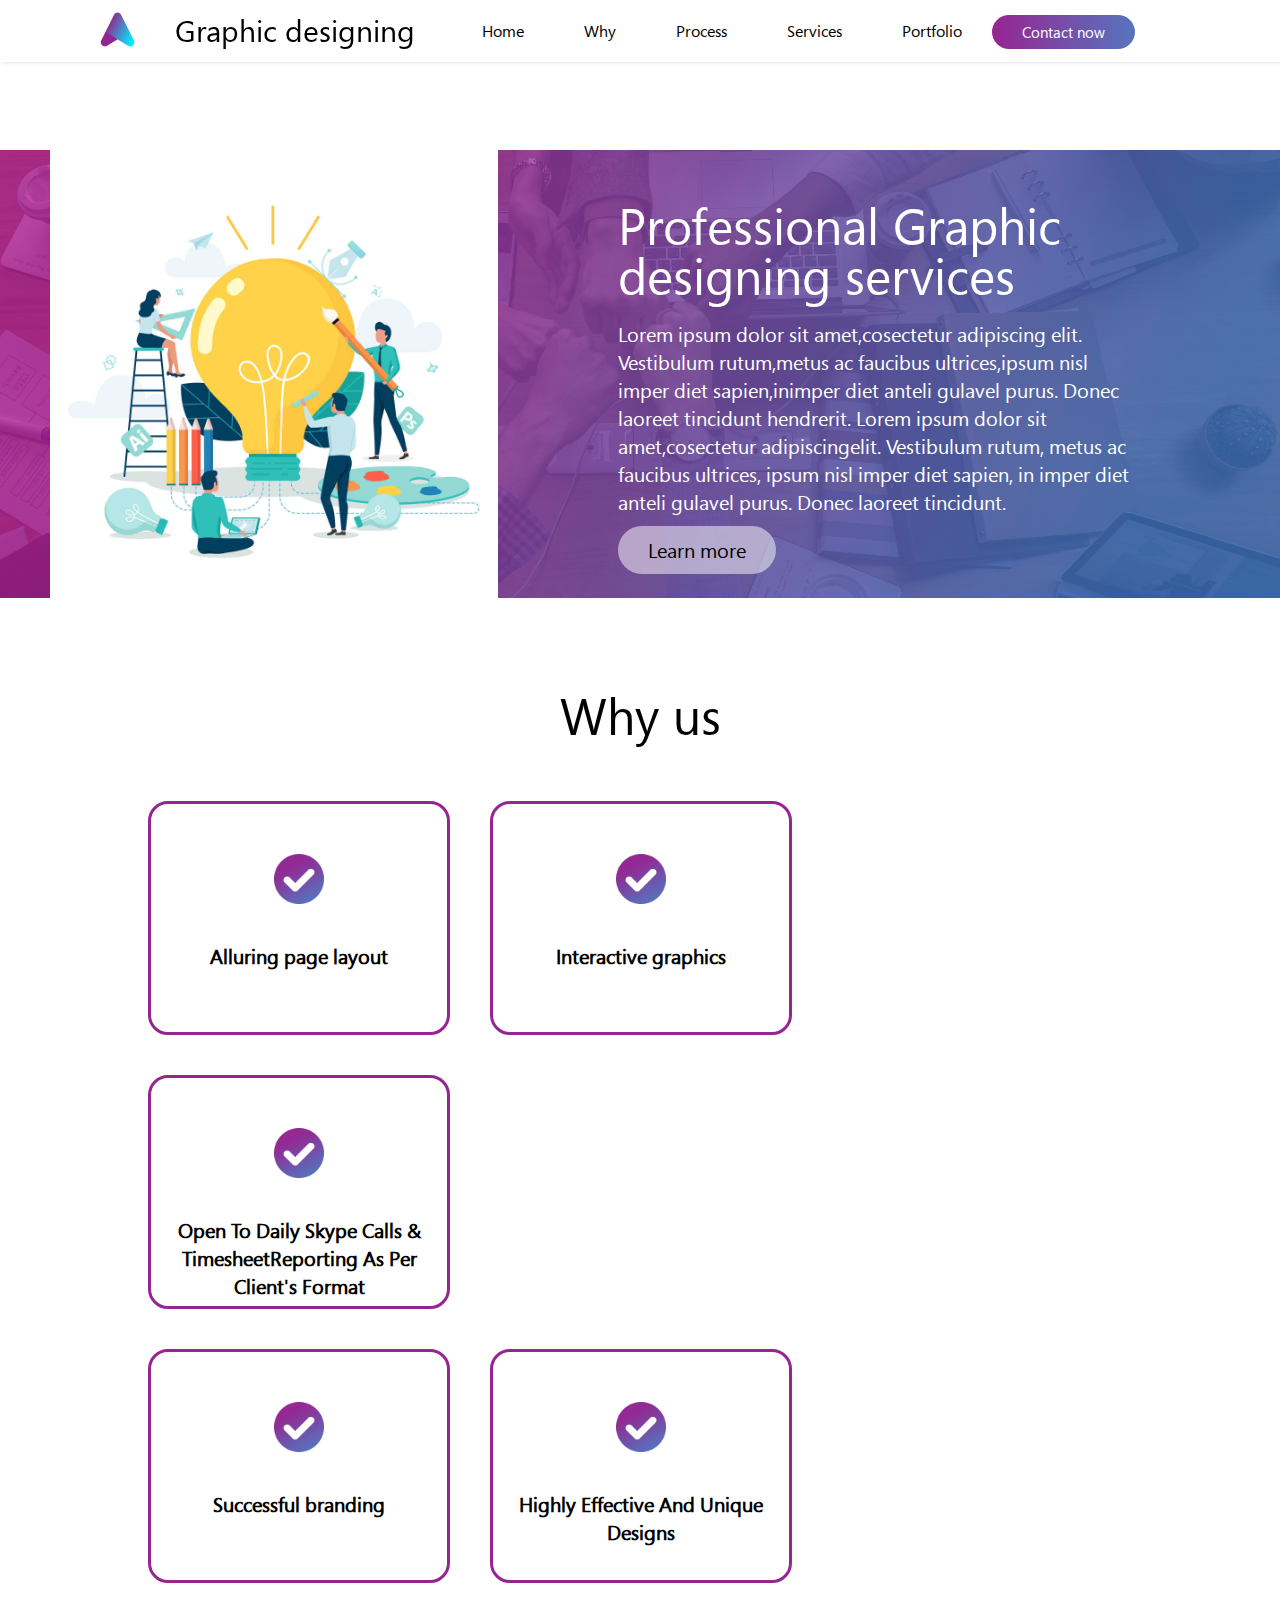
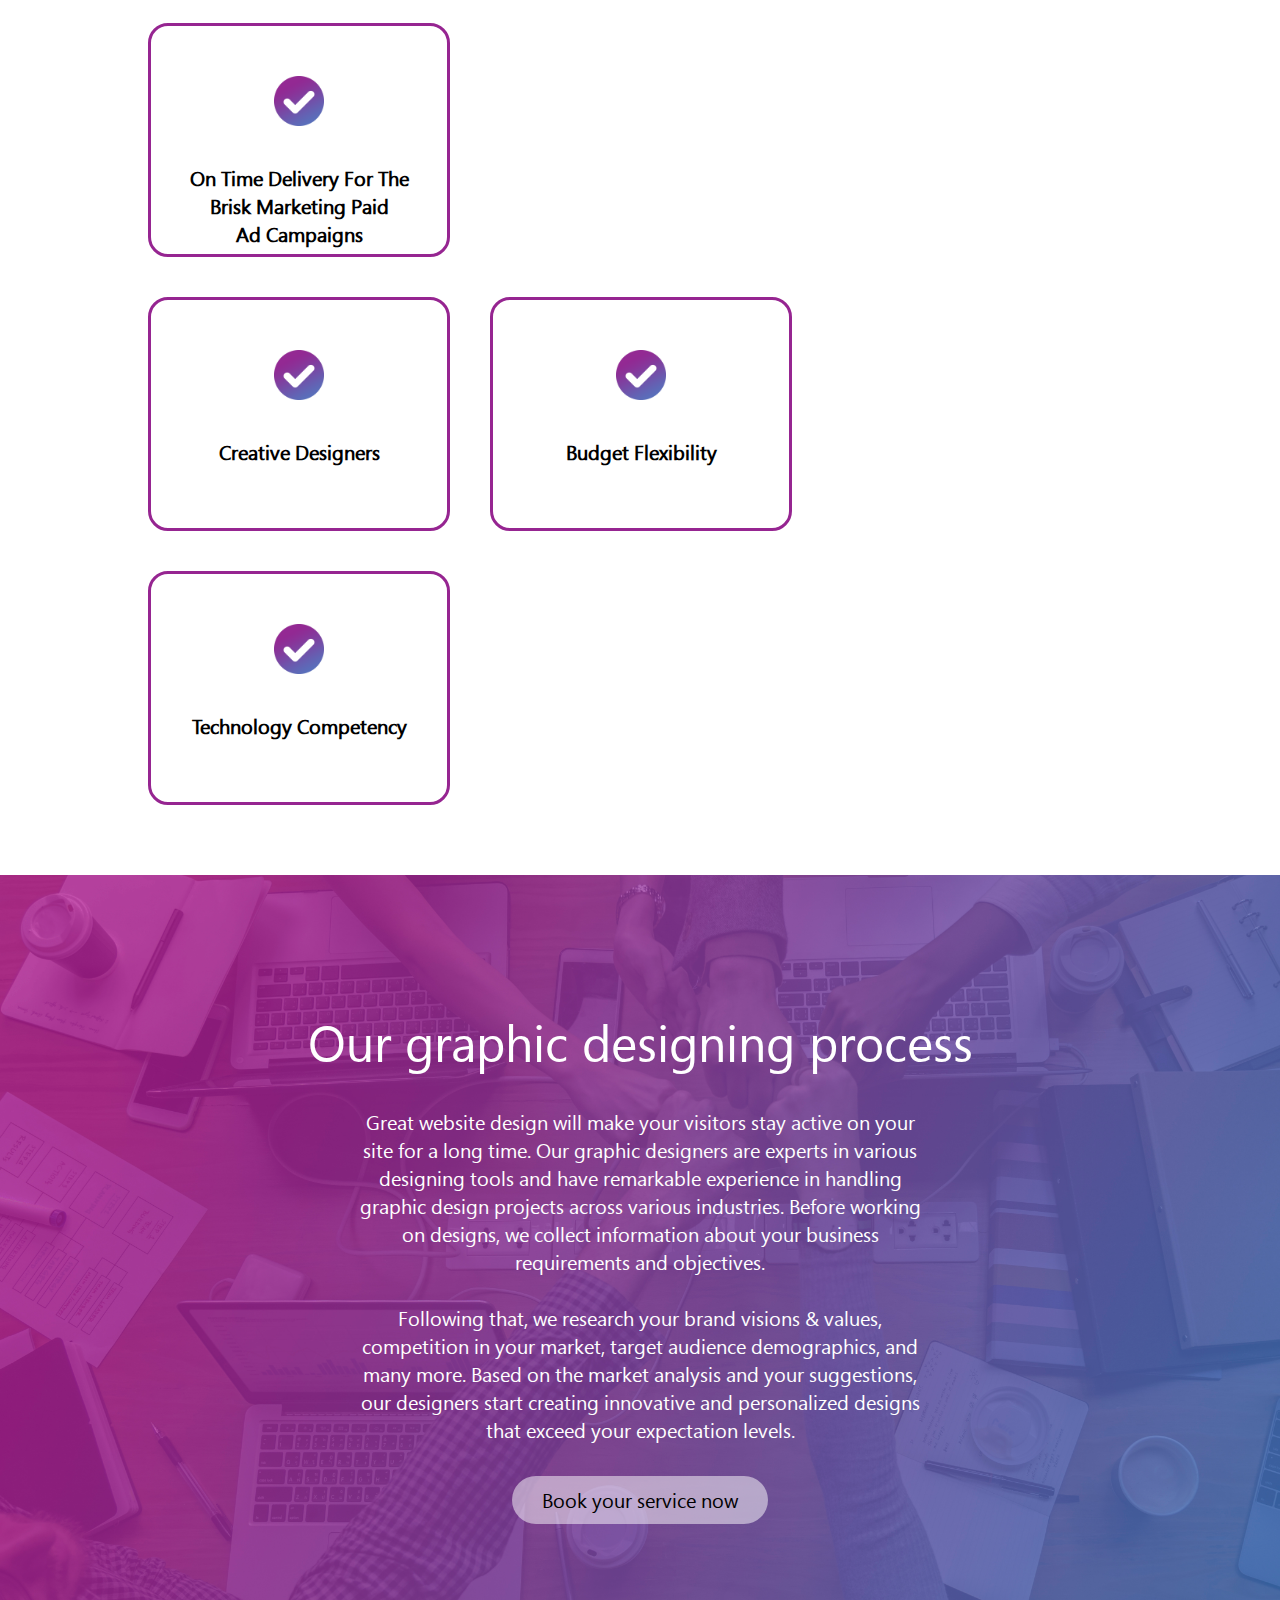
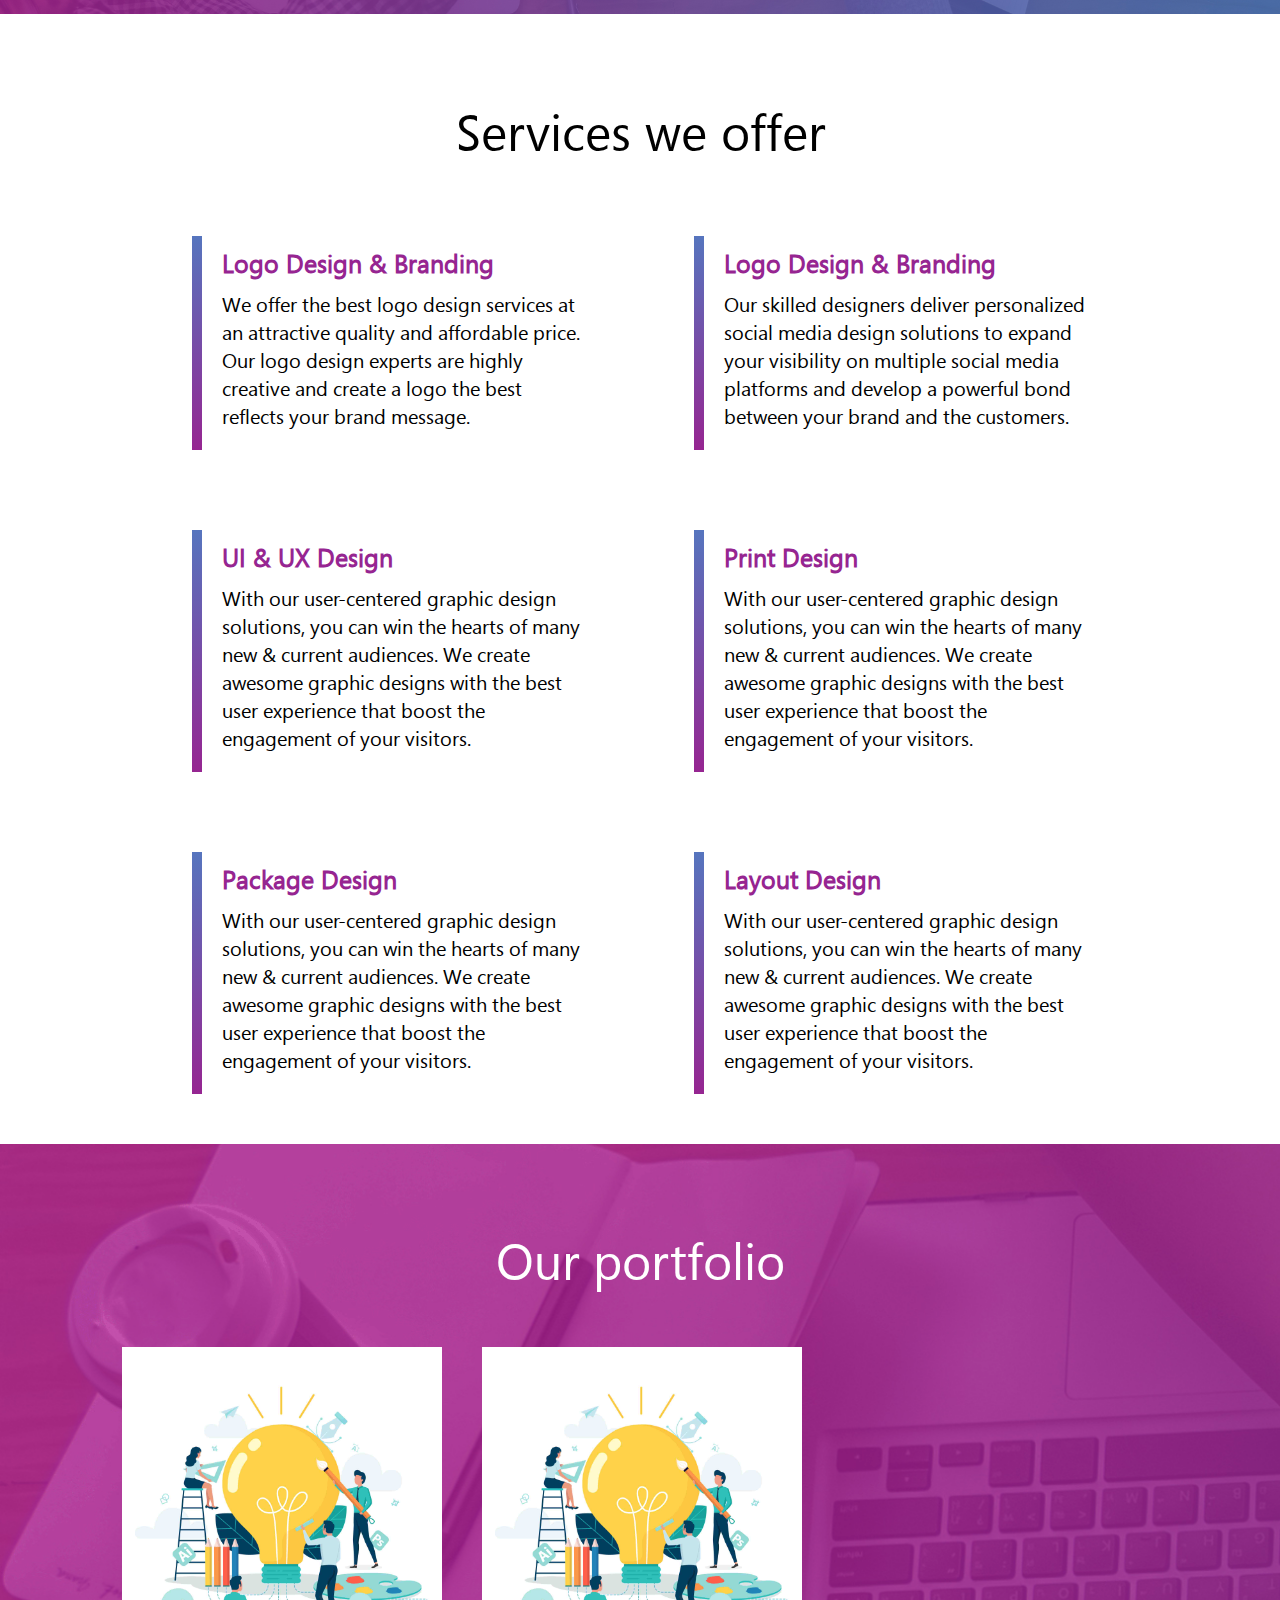
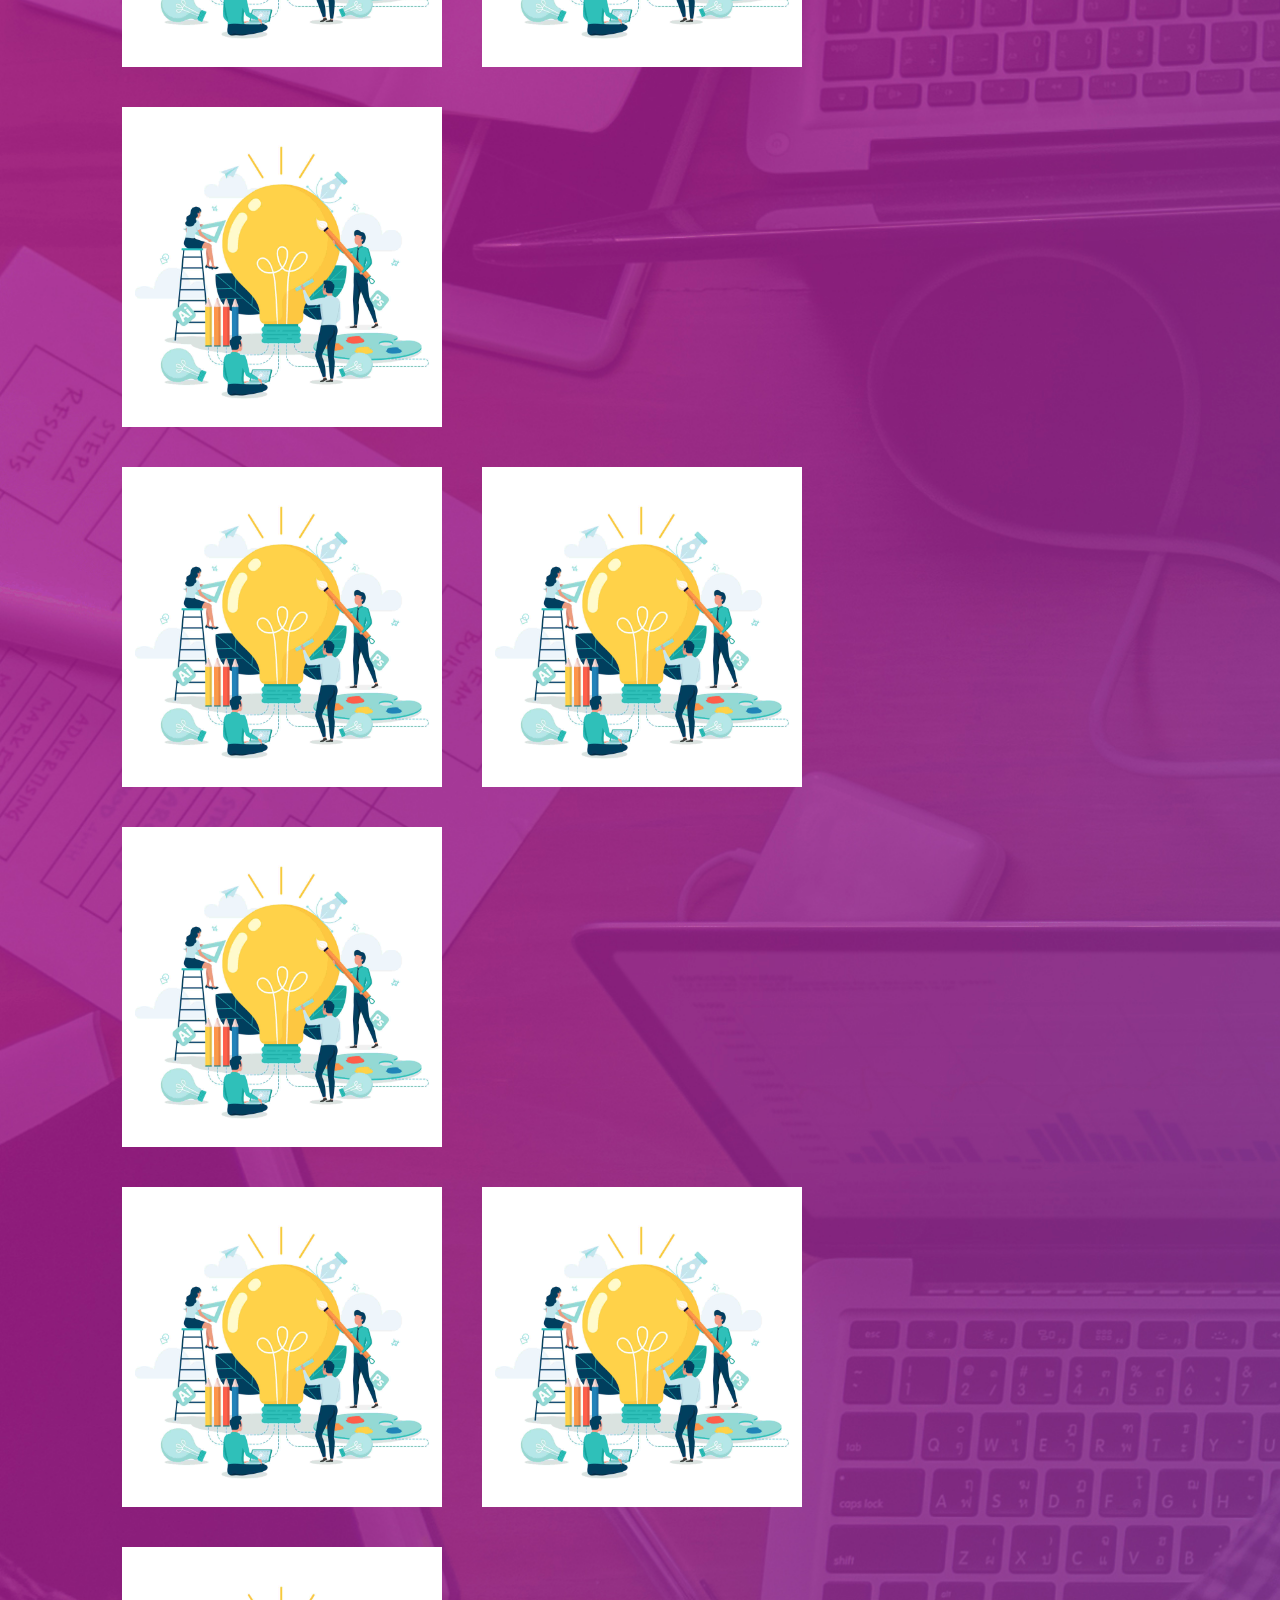
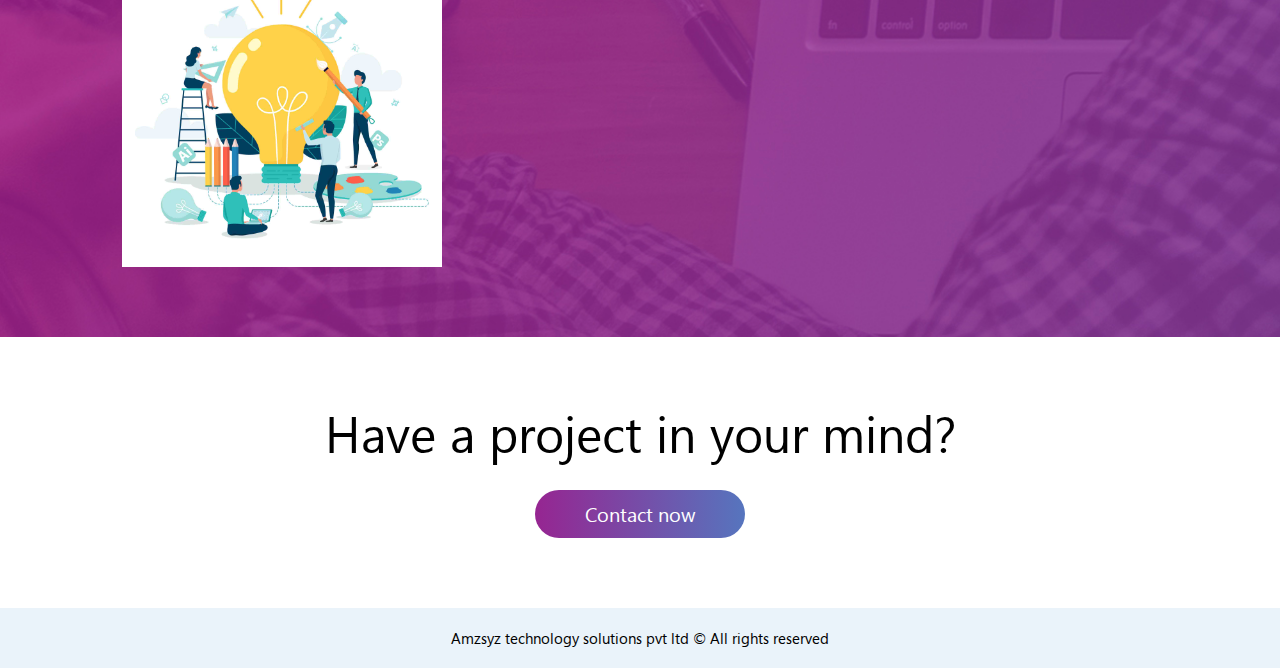
<file: graphic.html>
<!DOCTYPE html>
<html lang="en" dir="ltr">
  <head>
    <meta charset="utf-8">
    <title>Graphic designing | Amzsyz</title>
    <meta name="viewport" content="width=device-width, initial-scale=1.0">
    <link rel="stylesheet" href="CSS/graphic.css"/>
  </head>
  <body>
    <header class="header">
      <a href="" class="logo"><img src="img/logo.jpg"/></a>
      <span class="heading">Graphic designing</span>
      <input class="menu-btn" type="checkbox" id="menu-btn" />
      <label class="menu-icon" for="menu-btn"><span class="navicon"></span></label>
      <ul class="menu">
        <li><a href="index.html">Home</a></li>
        <li><a href="#why">Why</a></li>
        <li><a href="#process">Process</a></li>
        <li><a href="#services">Services</a></li>
        <li><a href="#portfolio">Portfolio</a></li>
    	  <li><a href="contact.html" class="special">Contact now</a></li>
      </ul>
    </header>

    <!--main-->
    <section class="main">
      <div class="content">
        <img src="img/gdesign.jpg" alt="" class="left">
        <div class="right">
          <h2>Professional Graphic<br>designing services</h2>
          <p>Lorem ipsum dolor sit amet,cosectetur adipiscing elit.
            Vestibulum rutum,metus ac faucibus ultrices,ipsum nisl
            imper diet sapien,inimper diet anteli gulavel purus.
            Donec laoreet tincidunt hendrerit. Lorem ipsum dolor sit
            amet,cosectetur adipiscingelit. Vestibulum rutum, metus
            ac faucibus ultrices, ipsum nisl imper diet sapien, in
            imper diet anteli gulavel purus. Donec laoreet tincidunt.</p>
          <span><a href="#specialities">Learn more</a></span>
        </div>
      </div>
    </section>

    <!--why-->
    <section class="why">
      <h2>Why us</h2>
      <div class="row">
        <div class="col">
          <img src="img/tick.png" alt="">
          <h5>Alluring page layout</h5>
        </div>
        <div class="col">
          <img src="img/tick.png" alt="">
          <h5>Interactive graphics</h5>
        </div>
        <div class="col">
          <img src="img/tick.png" alt="">
          <h5>Open To Daily Skype Calls & <br>TimesheetReporting As Per <br>Client's Format</h5>
        </div>
      </div>

      <div class="row">
        <div class="col">
          <img src="img/tick.png" alt="">
          <h5>Successful branding</h5>
        </div>
        <div class="col">
          <img src="img/tick.png" alt="">
          <h5>Highly Effective And Unique Designs</h5>
        </div>
        <div class="col">
          <img src="img/tick.png" alt="">
          <h5>On Time Delivery For The <br>Brisk Marketing Paid <br>Ad Campaigns</h5>
        </div>
      </div>

      <div class="row">
        <div class="col">
          <img src="img/tick.png" alt="">
          <h5>Creative Designers</h5>
        </div>
        <div class="col">
          <img src="img/tick.png" alt="">
          <h5>Budget Flexibility</h5>
        </div>
        <div class="col">
          <img src="img/tick.png" alt="">
          <h5>Technology Competency</h5>
        </div>
      </div>
    </section>

    <!--process-->
    <section class="process">
      <h2>Our graphic designing process</h2>
      <p>Great website design will make your visitors stay active on your site for a
        long time. Our graphic designers are experts in various designing tools
        and have remarkable experience in handling graphic design projects across
        various industries. Before working on designs, we collect information
        about your business requirements and objectives.<br><br>
        Following that, we research your brand visions & values, competition in
        your market, target audience demographics, and many more. Based on the
        market analysis and your suggestions, our designers start creating
        innovative and personalized designs that exceed your expectation levels.
      </p><br>
      <span><a href="contact.html">Book your service now</a></span>
    </section>

    <!--services-->
    <section class="services">
      <h2>Services we offer</h2>
      <div class="row">
        <div class="col1">
          <h5>Logo Design & Branding</h5>
          <p>We offer the best logo design services at an
            attractive quality and affordable price.
            Our logo design experts are highly
            creative and create a logo the
            best reflects your brand message.</p>
        </div>
        <div class="col2">
          <h5>Logo Design & Branding</h5>
          <p>Our skilled designers deliver personalized
            social media design solutions
            to expand your visibility on multiple social
            media platforms and develop a powerful bond
            between your brand and the customers.</p>
        </div>
      </div>

      <div class="row">
        <div class="col1">
          <h5>UI & UX Design</h5>
          <p>With our user-centered graphic design
            solutions, you can win the hearts of many
            new & current audiences. We create awesome
            graphic designs with the best user experience
            that boost the engagement of your visitors.
          </p>
        </div>
        <div class="col2">
          <h5>Print Design</h5>
          <p>With our user-centered graphic design
            solutions, you can win the hearts of many
            new & current audiences. We create awesome
            graphic designs with the best user experience
            that boost the engagement of your visitors.</p>
        </div>
      </div>

      <div class="row">
        <div class="col1">
          <h5>Package Design</h5>
          <p>With our user-centered graphic design
            solutions, you can win the hearts of many
            new & current audiences. We create awesome
            graphic designs with the best user experience
            that boost the engagement of your visitors.
          </p>
        </div>
        <div class="col2">
          <h5>Layout Design</h5>
          <p>With our user-centered graphic design
            solutions, you can win the hearts of many
            new & current audiences. We create awesome
            graphic designs with the best user experience
            that boost the engagement of your visitors.</p>
        </div>
      </div>
    </section>

    <!--portfolio-->
    <section class="portfolio">
      <h2>Our portfolio</h2>
      <div class="row">
        <img src="img/gdesign.jpg" alt="">
        <img src="img/gdesign.jpg" alt="">
        <img src="img/gdesign.jpg" alt="">
      </div>
      <div class="row">
        <img src="img/gdesign.jpg" alt="">
        <img src="img/gdesign.jpg" alt="">
        <img src="img/gdesign.jpg" alt="">
      </div>
      <div class="row">
        <img src="img/gdesign.jpg" alt="">
        <img src="img/gdesign.jpg" alt="">
        <img src="img/gdesign.jpg" alt="">
      </div>
    </section>

    <!--end-->
    <section class="end">
      <h2>Have a project in your mind?</h2>
      <span><a href="contact.html">Contact now</a></span>
    </section>

    <!--footer-->
    <footer>
      <p>Amzsyz technology solutions pvt ltd &copy; All rights reserved</p>
    </footer

  </body>
</html>
</file>
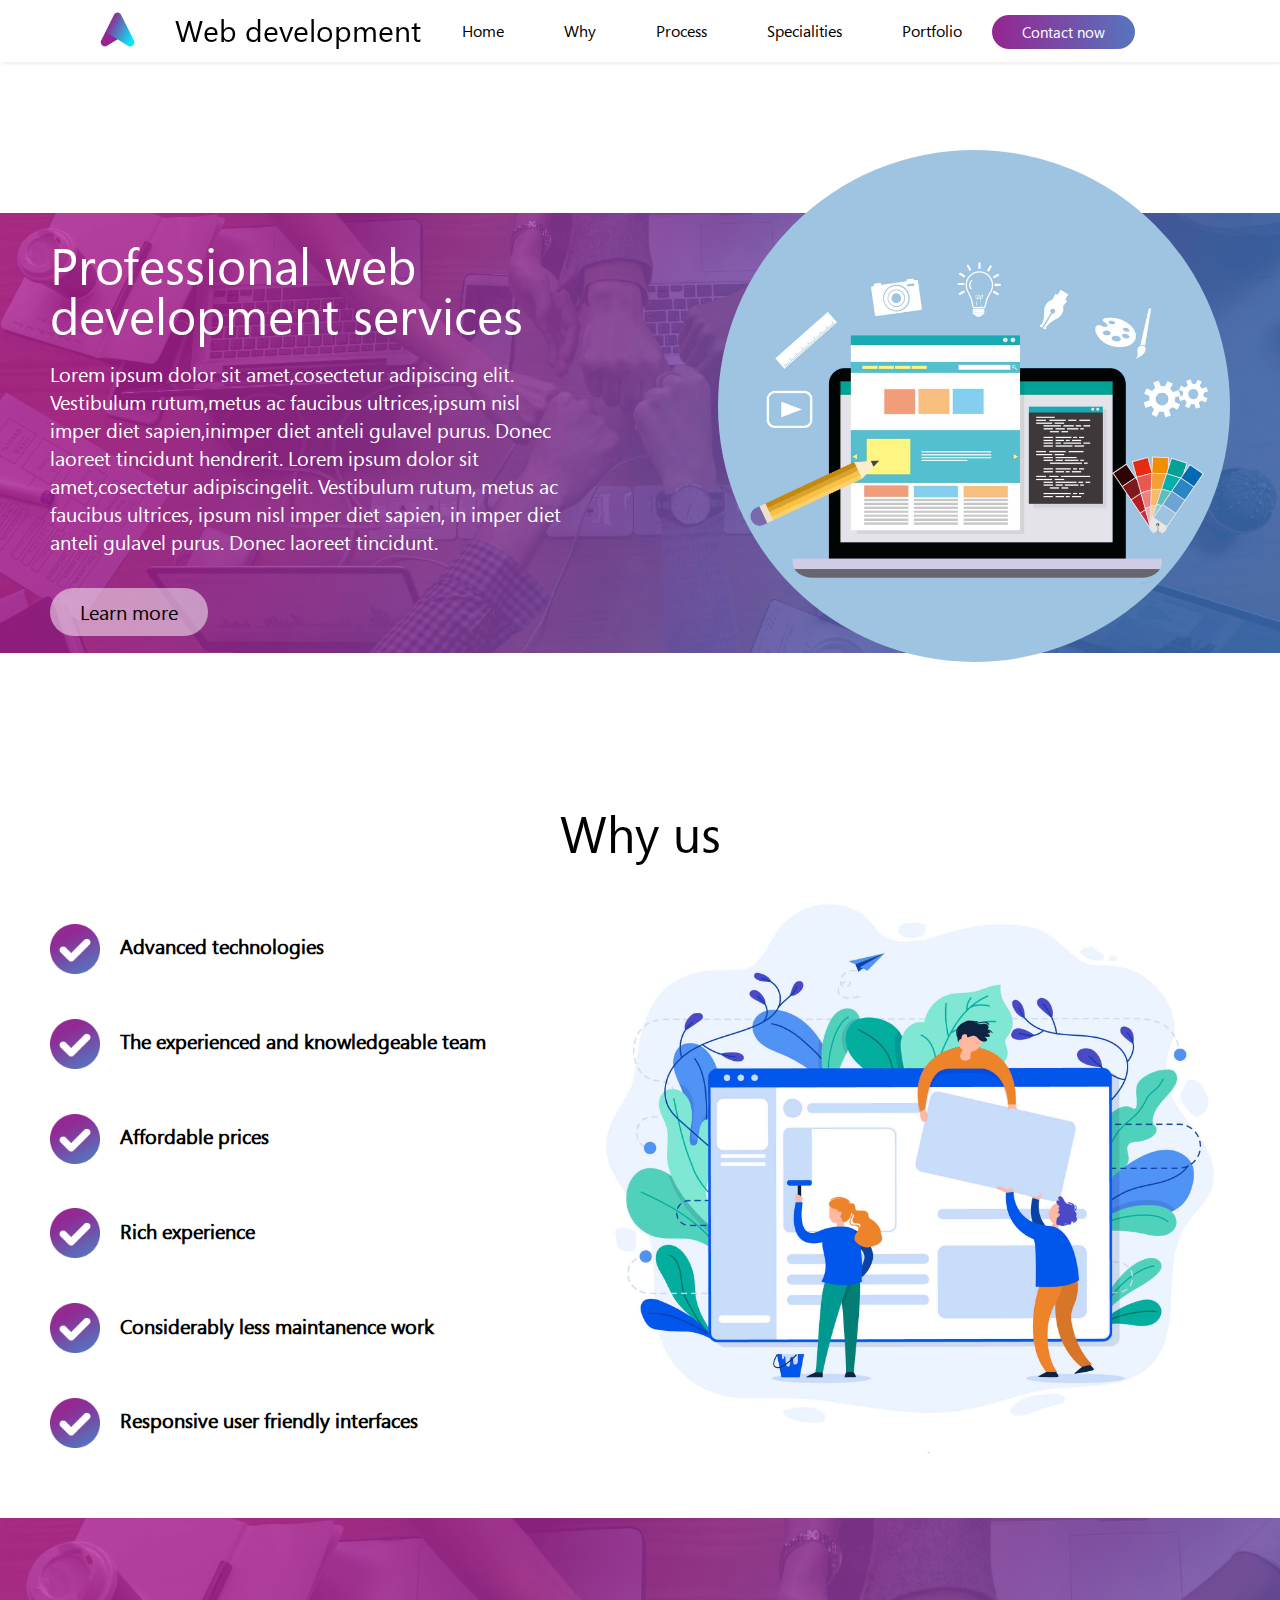
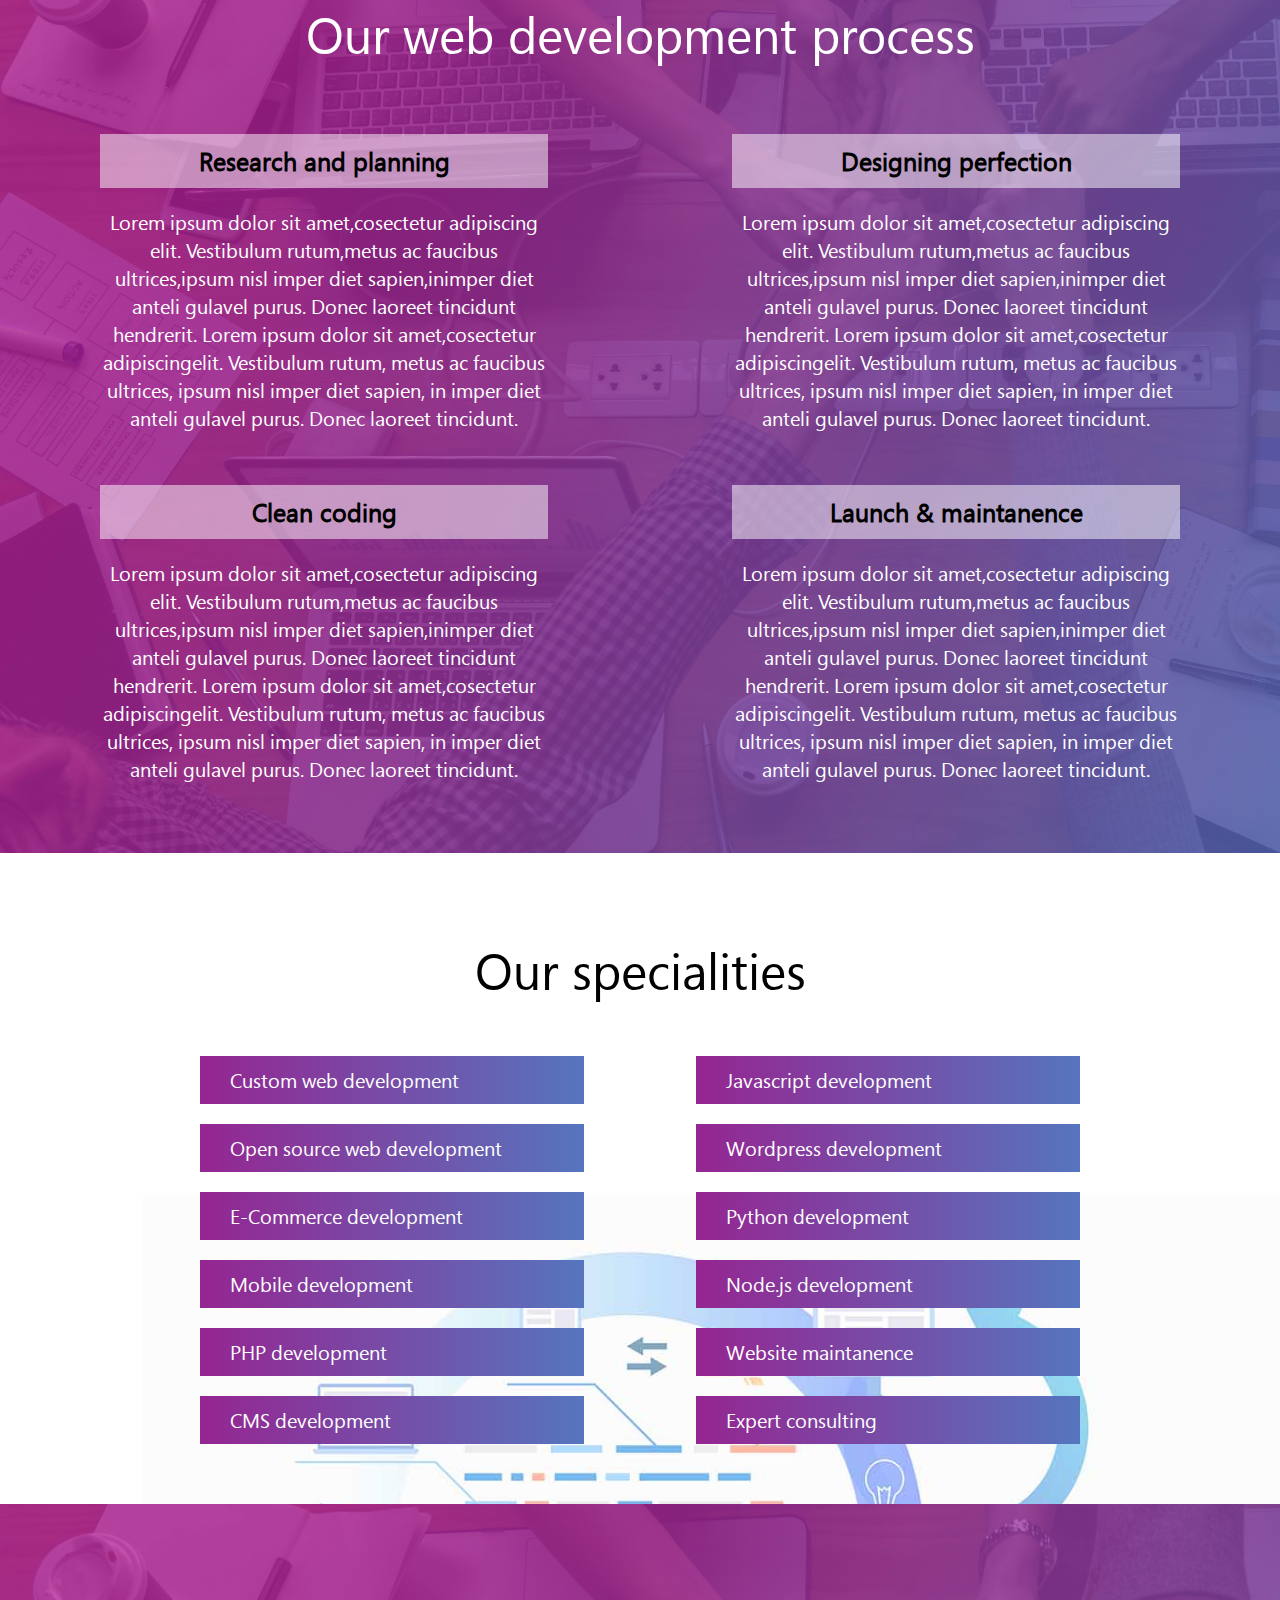
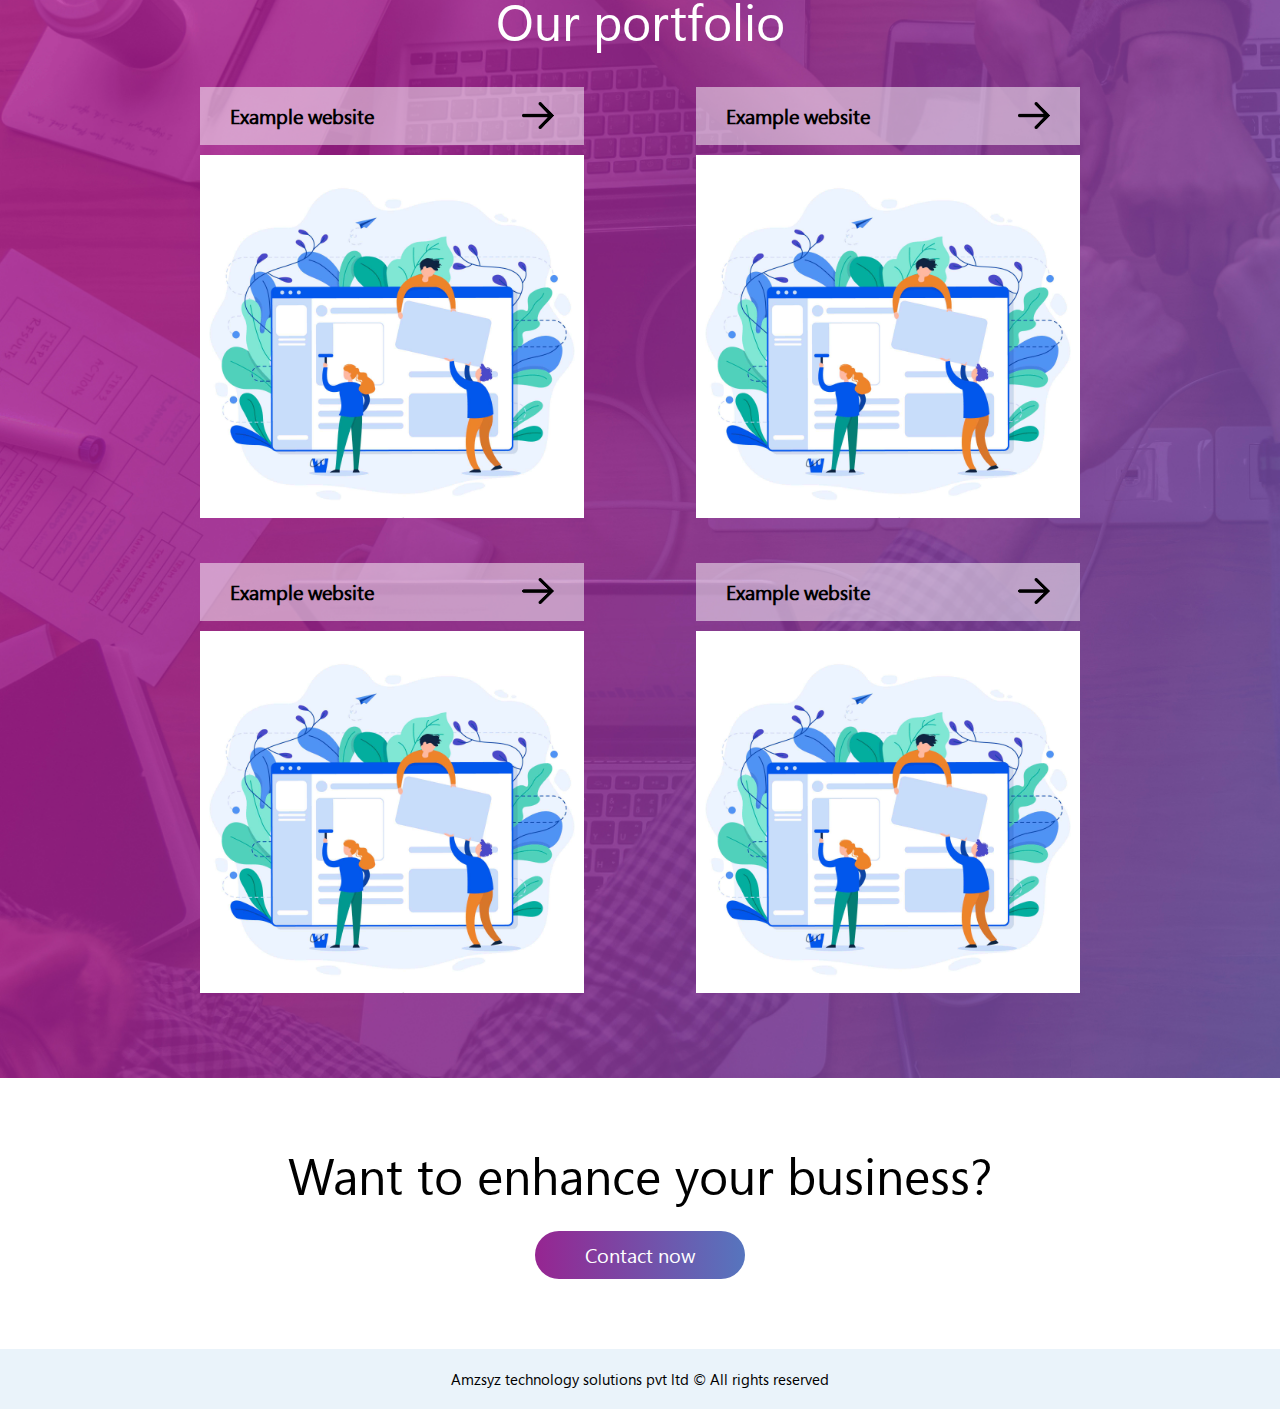
<file: web.html>
<!DOCTYPE html>
<html lang="en" dir="ltr">
  <head>
    <meta charset="utf-8">
    <title>Web development | Amzsyz</title>
    <meta name="viewport" content="width=device-width, initial-scale=1.0">
    <link rel="stylesheet" href="CSS/web.css"/>
  </head>
  <body>
    <header class="header">
      <a href="" class="logo"><img src="img/logo.jpg"/></a>
      <span class="heading">Web development</span>
      <input class="menu-btn" type="checkbox" id="menu-btn" />
      <label class="menu-icon" for="menu-btn"><span class="navicon"></span></label>
      <ul class="menu">
        <li><a href="index.html">Home</a></li>
        <li><a href="#why">Why</a></li>
        <li><a href="#process">Process</a></li>
        <li><a href="#specialities">Specialities</a></li>
        <li><a href="#portfolio">Portfolio</a></li>
    	  <li><a href="contact.html" class="special">Contact now</a></li>
      </ul>
    </header>

    <!--main-->
    <section class="main">
      <div class="content">
      <div class="left">
        <h2>Professional web<br>development services</h2>
        <p>Lorem ipsum dolor sit amet,cosectetur adipiscing elit.
          Vestibulum rutum,metus ac faucibus ultrices,ipsum nisl
          imper diet sapien,inimper diet anteli gulavel purus.
          Donec laoreet tincidunt hendrerit. Lorem ipsum dolor sit
          amet,cosectetur adipiscingelit. Vestibulum rutum, metus
          ac faucibus ultrices, ipsum nisl imper diet sapien, in
          imper diet anteli gulavel purus. Donec laoreet tincidunt.</p><br>
        <span><a href="#specialities">Learn more</a></span>
      </div>
      <img src="img/web1.jpg" alt="" class="right">
      </div>
    </section>

    <!--why-->
    <section class="why">
      <h2>Why us</h2>
      <div class="content">
        <div class="left">
          <div class="icontent"><img src="img/tick.png" alt=""><h5>Advanced technologies</h5></div>
          <div class="icontent"><img src="img/tick.png" alt=""><h5>The experienced and knowledgeable team</h5></div>
          <div class="icontent"><img src="img/tick.png" alt=""><h5>Affordable prices</h5></div>
          <div class="icontent"><img src="img/tick.png" alt=""><h5>Rich experience</h5></div>
          <div class="icontent"><img src="img/tick.png" alt=""><h5>Considerably less maintanence work</h5></div>
          <div class="icontent"><img src="img/tick.png" alt=""><h5>Responsive user friendly interfaces</h5></div>
        </div>
        <img src="img/web2.jpg" alt="" class="right">
      </div>
    </section>

    <!--process-->
    <section class="process">
      <h2>Our web development process</h2>
      <div class="row">
        <div class="col1">
          <h4>Research and planning</h4>
          <p>Lorem ipsum dolor sit amet,cosectetur adipiscing elit.
            Vestibulum rutum,metus ac faucibus ultrices,ipsum nisl
            imper diet sapien,inimper diet anteli gulavel purus.
            Donec laoreet tincidunt hendrerit. Lorem ipsum dolor sit
            amet,cosectetur adipiscingelit. Vestibulum rutum, metus
            ac faucibus ultrices, ipsum nisl imper diet sapien, in
            imper diet anteli gulavel purus. Donec laoreet tincidunt.</p>
        </div>
        <div class="col2">
          <h4>Designing perfection</h4>
          <p>Lorem ipsum dolor sit amet,cosectetur adipiscing elit.
            Vestibulum rutum,metus ac faucibus ultrices,ipsum nisl
            imper diet sapien,inimper diet anteli gulavel purus.
            Donec laoreet tincidunt hendrerit. Lorem ipsum dolor sit
            amet,cosectetur adipiscingelit. Vestibulum rutum, metus
            ac faucibus ultrices, ipsum nisl imper diet sapien, in
            imper diet anteli gulavel purus. Donec laoreet tincidunt.</p>
        </div>
      </div>
      <div class="row">
        <div class="col1">
          <h4>Clean coding</h4>
          <p>Lorem ipsum dolor sit amet,cosectetur adipiscing elit.
            Vestibulum rutum,metus ac faucibus ultrices,ipsum nisl
            imper diet sapien,inimper diet anteli gulavel purus.
            Donec laoreet tincidunt hendrerit. Lorem ipsum dolor sit
            amet,cosectetur adipiscingelit. Vestibulum rutum, metus
            ac faucibus ultrices, ipsum nisl imper diet sapien, in
            imper diet anteli gulavel purus. Donec laoreet tincidunt.</p>
        </div>
        <div class="col2">
          <h4>Launch & maintanence</h4>
          <p>Lorem ipsum dolor sit amet,cosectetur adipiscing elit.
            Vestibulum rutum,metus ac faucibus ultrices,ipsum nisl
            imper diet sapien,inimper diet anteli gulavel purus.
            Donec laoreet tincidunt hendrerit. Lorem ipsum dolor sit
            amet,cosectetur adipiscingelit. Vestibulum rutum, metus
            ac faucibus ultrices, ipsum nisl imper diet sapien, in
            imper diet anteli gulavel purus. Donec laoreet tincidunt.</p>
        </div>
      </div>
    </section>

    <!--specialities-->
    <section class="specialities">
      <h2>Our specialities</h2>
      <div class="content">
        <div class="left">
          <p>Custom web development</p>
          <p>Open source web development</p>
          <p>E-Commerce development</p>
          <p>Mobile development</p>
          <p>PHP development</p>
          <p>CMS development</p>
        </div>
        <div class="right">
          <p>Javascript development</p>
          <p>Wordpress development</p>
          <p>Python development</p>
          <p>Node.js development</p>
          <p>Website maintanence</p>
          <p>Expert consulting</p>
        </div>
      </div>
    </section>

    <!--portfolio-->
    <section class="portfolio">
      <h2>Our portfolio</h2>
      <div class="row">
        <div class="col1">
          <div class="head">
            <h6>Example website</h6>
            <a href="#"><img src="img/arrowb.png" alt=""></a>
          </div>
          <img src="img/web2.jpg" alt="">
        </div>
        <div class="col2">
          <div class="head">
            <h6>Example website</h6>
            <a href="#"><img src="img/arrowb.png" alt=""></a>
          </div>
          <img src="img/web2.jpg" alt="">
        </div>
      </div>

      <div class="row">
        <div class="col1">
          <div class="head">
            <h6>Example website</h6>
            <a href="#"><img src="img/arrowb.png" alt=""></a>
          </div>
          <img src="img/web2.jpg" alt="">
        </div>
        <div class="col2">
          <div class="head">
            <h6>Example website</h6>
            <a href="#"><img src="img/arrowb.png" alt=""></a>
          </div>
          <img src="img/web2.jpg" alt="">
        </div>
      </div>
    </section>

    <!--end-->
    <section class="end">
      <h2>Want to enhance your business?</h2>
      <span><a href="contact.html">Contact now</a></span>
    </section>

    <!--footer-->
    <footer>
      <p>Amzsyz technology solutions pvt ltd &copy; All rights reserved</p>
    </footer>

  </body>
</html>
</file>
<file: CSS/graphic.css>
::-webkit-scrollbar{
  display: none;
}
*{
  -ms-overflow-style: none;  /* IE and Edge */
  scrollbar-width: none;
}
@font-face{
  font-family: segoe;
  src: url("../font/segoe-ui.ttf");
}
body {
  margin: 0;
  font-family: segoe;
  background-color: #fff;
  width:100vw;
  height: auto;
  overflow-x: hidden;
}

h2{
  font-weight: 500;
  font-size: 40px;
  line-height: 45px;
  text-align: center;
}
h3{
  font-weight: 500;
  font-size: 36px;
  line-height: 45px;
}
p{
  font-size: 15px;
}
a {
  color: #000;
  text-decoration: none;
}

/* header */

.header {
  background-color: #fff;
  box-shadow: 1px 1px 4px 0 rgba(0,0,0,.1);
  position: fixed;
  width: 100%;
  z-index: 3;
}

.header ul {
  margin: 0;
  list-style: none;
  overflow: auto;
  background-color: #eaf3fa;
  padding-right:45px;
}

.header li a {
  display: block;
  padding: 20px 20px;
  text-decoration: none;
  border-bottom:1px solid rgba(0,0,0,0.4);
}
.header li .special{
  background:linear-gradient(90deg, #962591, #5675be);
  border: none;
  border-radius:100px;
  padding:7px 30px;
  margin-top:15px;
  color:#fff;
  font-size:15px;
  text-align:center;
  margin-bottom:20px;
}
.header li .special:hover{
  transition: .5s;
  background:linear-gradient(270deg, #962591, #5675be);
}

.header .logo {
  display: block;
  float: left;
  font-size: 2em;
  padding: 12px 20px 0px 30px;
  text-decoration: none;
}
.header .logo img{
  width:35px;
}
.header .heading{
  padding: 12px 0px;
  font-size: 25px;
  position: absolute;
}
/* menu */

.header .menu {
  clear: both;
  max-height:0px;
  min-height: 0px;
  transition:min-height .2s ease-out;
  overflow-y: auto;
}

/* menu icon */

.header .menu-icon {
  cursor: pointer;
  display: inline-block;
  float: right;
  padding: 28px 30px;
  position: relative;
  user-select: none;
}

.header .menu-icon .navicon {
  background: #333;
  display: block;
  height: 2px;
  position: relative;
  transition: background .2s ease-out;
  width: 25px;
}

.header .menu-icon .navicon:before,
.header .menu-icon .navicon:after {
  background: #333;
  content: '';
  display: block;
  height: 100%;
  position: absolute;
  transition: all .2s ease-out;
  width: 100%;
}

.header .menu-icon .navicon:before {
  top: 8px;
}

.header .menu-icon .navicon:after {
  top: -8px;
}

/* menu btn */

.header .menu-btn {
  display: none;
}

.header .menu-btn:checked ~ .menu {
  min-height: 100vh;
}

.header .menu-btn:checked ~ .menu-icon .navicon {
  background: transparent;
}

.header .menu-btn:checked ~ .menu-icon .navicon:before {
  transform: rotate(-45deg);
}

.header .menu-btn:checked ~ .menu-icon .navicon:after {
  transform: rotate(45deg);
}

.header .menu-btn:checked ~ .menu-icon:not(.steps) .navicon:before,
.header .menu-btn:checked ~ .menu-icon:not(.steps) .navicon:after {
  top: 0;
}

.main{
  padding-top:60px;
  padding-bottom: 0px;
}
.main .content{
  overflow:hidden;
  padding:30px 20px;
  background: url("../img/about3.jpg");
  background-size: cover;
  color:#fff;
}
.main .content .left{
  width:100%;
}
.main .content .right{
  width: auto;
}
.main .content .right h2{
  text-align: left;
  margin: 0px;
  margin-top: 20px;
}
.main .content .right p{
  font-size: 15px;
}
.main .content .right span{
  padding: 10px 30px;
  background: rgba(255, 255, 255, 0.5);
  border-radius: 50px;
  font-size: 15px;
}

.why{
  padding: 30px;
}
.why .row{
  overflow: hidden;
}
.why .row .col{
  width: auto;
  text-align: center;
  padding: 20px;
  border-radius: 20px;
  border:3px solid #962591;
  height:auto;
  margin-bottom: 20px;
}
.why .row .col img{
  width: 50px;
}
.why .row .col h5{
  font-size: 15px;
}

.process{
  padding: 30px 20px;
  background: url("../img/about3.jpg");
  background-size: cover;
  color:#fff;
  text-align: center;
}
.process p{
  font-size: 15px;
  padding: 0px 0px;
}
.process span{
  padding: 10px 30px;
  background: rgba(255, 255, 255, 0.5);
  border-radius: 50px;
  font-size: 15px;
}

.services{
  padding: 30px 20px;
}
.services .row{
  overflow: hidden;
  margin-top: 0px;
}
.services .col1{
  float: none;
}
.services .col2{
  float: none;
}
.services .col1, .services .col2{
  margin-top: 30px;
  width:auto;
  padding-left:10px;
  background:linear-gradient(0deg, #962591, #5675be);
}
.services .col1 p, .services .col2 p{
  font-size: 15px;
  background: #fff;
  padding-bottom:20px;
  padding-left: 20px;
  margin: 0px;
}
.services .col1 h5, .services .col2 h5{
  font-size: 20px;
  color: #962591;
  margin: 0px;
  background: #fff;
  padding:10px 0px 10px 20px;
  margin: 0px;
}

.portfolio{
  padding: 30px;
  background: url("../img/about3.jpg");
  background-size: cover;
  color: #fff;
}
.portfolio .row{
  overflow: hidden;
}
.portfolio .row img{
  width:100%;
  margin-bottom: 20px;
}

.end{
  text-align: center;
  padding-top: 20px;
  padding-bottom: 50px;
}
.end span{
  background:linear-gradient(90deg, #962591, #5675be);
  border-radius:100px;
  padding:10px 50px;
  color:#fff;
  font-size:15px;
  text-align:center;
}
.end span a{
  color: #fff;
}
.end span:hover{
  transition: .5s;
  background:linear-gradient(270deg, #962591, #5675be);
}

footer p{
  margin: 0px;
  text-align: center;
  font-size:10px;
  padding: 15px;
  background: #eaf3fa;
}

@media (min-width: 70em) {
  p{
    font-size: 20px;
  }
  h2{
    font-weight: 500;
    font-size: 50px;
    line-height: 50px;
  }
  .header li {
    float: left;
  }
  .header ul{
    margin-right:100px;
    background: #fff;
  }
  .header li a {
    padding: 20px 30px;
    border:none;
  }
  .header .menu {
    clear: none;
    float: right;
    min-height: none;
    max-height:none;
  }
  .header .menu-icon {
    display: none;
  }
  .header .logo {
    display: block;
    float: left;
    font-size: 2em;
    padding: 12px 20px 0px 100px;
    text-decoration: none;
  }
  .header li .special{
    margin-bottom:0px;
  }
  .header .heading{
    padding: 10px 20px;
    font-size: 30px;
    position: absolute;
  }

  .left{
    float: left;
  }
  .right{
    float: right;
  }

  .main{
    padding-top:150px;
    padding-bottom:0px;
  }
  .main .content{
    overflow:hidden;
    padding:0px 50px;
    background: url("../img/about3.jpg");
    background-size: cover;
    color:#fff;
  }
  .main .content .left{
    width:35vw;
  }
  .main .content .right{
    width: 40vw;
    padding-right: 100px;
  }
  .main .content .right h2{
    text-align: left;
    margin: 0px;
    margin-top: 50px;
  }
  .main .content .right p{
    font-size: 20px;
  }
  .main .content .right span{
    padding: 10px 30px;
    background: rgba(255, 255, 255, 0.5);
    border-radius: 50px;
    font-size: 20px;
  }

  .why{
    padding: 50px 10vw;
  }
  .why .row{
    overflow: hidden;
  }
  .why .row .col{
    width: 20vw;
    float: left;
    text-align: center;
    padding: 50px 20px;
    border-radius: 20px;
    border:3px solid #962591;
    height:10vw;
    margin: 20px;
  }
  .why .row .col img{
    width: 50px;
  }
  .why .row .col h5{
    font-size: 20px;
  }

  .process{
    padding: 100px 300px;
    background: url("../img/about3.jpg");
    background-size: cover;
    color:#fff;
    text-align: center;
  }
  .process p{
    font-size: 20px;
    padding: 0px 50px;
  }
  .process span{
    padding: 10px 30px;
    background: rgba(255, 255, 255, 0.5);
    border-radius: 50px;
    font-size: 20px;
  }

  .services{
    padding: 50px 15vw;
  }
  .services .row{
    overflow: hidden;
    margin-top: 50px;
  }
  .services .col1{
    float: left;
  }
  .services .col2{
    float: right;
  }
  .services .col1, .services .col2{
    width:30vw;
    padding-left:10px;
    background:linear-gradient(0deg, #962591, #5675be);
  }
  .services .col1 p, .services .col2 p{
    font-size: 20px;
    background: #fff;
    padding-bottom:20px;
    padding-left: 20px;
    margin: 0px;
  }
  .services .col1 h5, .services .col2 h5{
    font-size: 25px;
    color: #962591;
    margin: 0px;
    background: #fff;
    padding:10px 0px 10px 20px;
    margin: 0px;
  }

  .portfolio{
    padding: 50px 8vw;
    background: url("../img/about3.jpg");
    background-size: cover;
    color: #fff;
  }
  .portfolio .row{
    overflow: hidden;
  }
  .portfolio .row img{
    float: left;
    width:25vw;
    margin: 20px;
  }

  .end{
    text-align: center;
    padding: 30px 0px;
    padding-bottom: 80px;
  }
  .end span{
    background:linear-gradient(90deg, #962591, #5675be);
    border-radius:100px;
    padding:10px 50px;
    color:#fff;
    font-size:20px;
    text-align:center;
  }
  .end span a{
    color: #fff;
  }
  .end span:hover{
    transition: .5s;
    background:linear-gradient(270deg, #962591, #5675be);
  }

  footer p{
    margin: 0px;
    text-align: center;
    font-size:15px;
    padding: 20px;
    background: #eaf3fa;
  }
}
</file>
<file: CSS/web.css>
::-webkit-scrollbar{
  display: none;
}
*{
  -ms-overflow-style: none;  /* IE and Edge */
  scrollbar-width: none;
}
@font-face{
  font-family: segoe;
  src: url("../font/segoe-ui.ttf");
}
body {
  margin: 0;
  font-family: segoe;
  background-color: #fff;
  width:100vw;
  height: auto;
  overflow-x: hidden;
}

h2{
  font-weight: 500;
  font-size: 40px;
  line-height: 45px;
  text-align: center;
}
h3{
  font-weight: 500;
  font-size: 36px;
  line-height: 45px;
}
p{
  font-size: 15px;
}
a {
  color: #000;
  text-decoration: none;
}

/* header */

.header {
  background-color: #fff;
  box-shadow: 1px 1px 4px 0 rgba(0,0,0,.1);
  position: fixed;
  width: 100%;
  z-index: 3;
}

.header ul {
  margin: 0;
  list-style: none;
  overflow: auto;
  background-color: #eaf3fa;
  padding-right:45px;
}

.header li a {
  display: block;
  padding: 20px 20px;
  text-decoration: none;
  border-bottom:1px solid rgba(0,0,0,0.4);
}
.header li .special{
  background:linear-gradient(90deg, #962591, #5675be);
  border: none;
  border-radius:100px;
  padding:7px 30px;
  margin-top:15px;
  color:#fff;
  font-size:15px;
  text-align:center;
  margin-bottom:20px;
}
.header li .special:hover{
  transition: .5s;
  background:linear-gradient(270deg, #962591, #5675be);
}

.header .logo {
  display: block;
  float: left;
  font-size: 2em;
  padding: 12px 20px 0px 30px;
  text-decoration: none;
}
.header .logo img{
  width:35px;
}
.header .heading{
  padding: 12px 0px;
  font-size: 25px;
  position: absolute;
}
/* menu */

.header .menu {
  clear: both;
  max-height:0px;
  min-height: 0px;
  transition:min-height .2s ease-out;
  overflow-y: auto;
}

/* menu icon */

.header .menu-icon {
  cursor: pointer;
  display: inline-block;
  float: right;
  padding: 28px 30px;
  position: relative;
  user-select: none;
}

.header .menu-icon .navicon {
  background: #333;
  display: block;
  height: 2px;
  position: relative;
  transition: background .2s ease-out;
  width: 25px;
}

.header .menu-icon .navicon:before,
.header .menu-icon .navicon:after {
  background: #333;
  content: '';
  display: block;
  height: 100%;
  position: absolute;
  transition: all .2s ease-out;
  width: 100%;
}

.header .menu-icon .navicon:before {
  top: 8px;
}

.header .menu-icon .navicon:after {
  top: -8px;
}

/* menu btn */

.header .menu-btn {
  display: none;
}

.header .menu-btn:checked ~ .menu {
  min-height: 100vh;
}

.header .menu-btn:checked ~ .menu-icon .navicon {
  background: transparent;
}

.header .menu-btn:checked ~ .menu-icon .navicon:before {
  transform: rotate(-45deg);
}

.header .menu-btn:checked ~ .menu-icon .navicon:after {
  transform: rotate(45deg);
}

.header .menu-btn:checked ~ .menu-icon:not(.steps) .navicon:before,
.header .menu-btn:checked ~ .menu-icon:not(.steps) .navicon:after {
  top: 0;
}

.main{
  padding-top: 60px;
}

.main .content{
  background: url(../img/web3.jpg);
  background-position: center;
  background-size: cover;
  background-repeat: no-repeat;
  overflow: hidden;
  padding: 0px 20px;
  padding-bottom: 30px;
}

.main .content .right{
  width:100%;
  border-radius: 50%;
  margin-top: 20px;
}
.main .content .left{
  width:auto;
  padding:30px 0px;
  color: #fff;
}
.main .content .left h2{
  text-align: left;
  margin: 0px;
  font-size:35px;
}
.main .content .left p{
  font-size:15px;
}
.main .content .left span{
  padding: 10px 30px;
  background: rgba(255, 255, 255, 0.5);
  border-radius: 50px;
  font-size: 15px;
}

.why{
  padding:20px;
}
.why .right{
  width: 100%;
  margin-top: 10px;
}
.why .left{
  width: auto;
}
.why .left .icontent{
  overflow: hidden;
}
.why .left .icontent img{
  width: 40px;
  float:left;
  margin-top: 15px;
  margin-right: 20px;
}
.why .left .icontent h5{
  float:left;
  font-size: 15px;
}

.process{
  padding: 30px 20px;
  background: url(../img/about3.jpg);
  background-size: cover;
}
.process h2{
  text-align: center;
  width:100%;
  color: #fff;
}
.process .row{
  overflow: hidden;
  text-align: center;
  color: #fff;
}
.process .row h4{
  font-size: 20px;
  padding: 10px 0px;
  background: rgba(255, 255, 255, 0.5);
  color:#000;
  margin-bottom: 0px;
}
.process .row p{
  font-size: 15px;
}
.process .row .col1{
  width:auto;
}
.process .row .col2{
  width:auto;
}

.specialities{
  padding: 30px 20px;
  background: url(../img/web4.jpg);
  background-size: cover;
  background-position: center;
}
.specialities .content{
  overflow: hidden;
}
.specialities .content .right, .specialities .content .left{
  width:auto;
}
.specialities .content .left p, .specialities .content .right p{
  padding: 10px 30px;
  background:linear-gradient(90deg, #962591, #5675be);
  color: #fff;
  margin-bottom: 10px;
}

.portfolio{
  padding: 30px 20px;
  background: url(../img/about3.jpg);
  background-size: cover;
  color: #fff;
  padding-bottom: 50px;
}
.portfolio .row{
  overflow: hidden;
  margin-top: 40px;
}
.portfolio .row .col1{
  width:auto;
}
.portfolio .row .col2{
  width:auto;
  margin-top: 40px;
}
.portfolio .row .col1 img, .portfolio .row .col2 img{
  width:100%;
  margin-top: 10px;
}
.portfolio .row .col1 .head, .portfolio .row .col2 .head{
  overflow: hidden;
  color:#000;
  background-color: rgba(255, 255, 255, 0.5);
  padding:15px 30px;
  width:calc(100%-30px);
}
.portfolio .row .col1 .head img, .portfolio .row .col2 .head img{
  width:10%;
  float: right;
  margin-top: 0px;
}
.portfolio .row .col1 .head h6, .portfolio .row .col2 .head h6{
  width:80%;
  float: left;
  font-size: 15px;
  margin: 0px;
  padding: 0px;
}

.end{
  text-align: center;
  padding-top: 20px;
  padding-bottom: 50px;
}
.end span{
  background:linear-gradient(90deg, #962591, #5675be);
  border-radius:100px;
  padding:10px 50px;
  color:#fff;
  font-size:15px;
  text-align:center;
}
.end span a{
  color: #fff;
}
.end span:hover{
  transition: .5s;
  background:linear-gradient(270deg, #962591, #5675be);
}

footer p{
  margin: 0px;
  text-align: center;
  font-size:10px;
  padding: 15px;
  background: #eaf3fa;
}

@media (min-width: 70em) {
  p{
    font-size: 20px;
  }
  h2{
    font-weight: 500;
    font-size: 50px;
    line-height: 50px;
  }
  .header li {
    float: left;
  }
  .header ul{
    margin-right:100px;
    background: #fff;
  }
  .header li a {
    padding: 20px 30px;
    border:none;
  }
  .header .menu {
    clear: none;
    float: right;
    min-height: none;
    max-height:none;
  }
  .header .menu-icon {
    display: none;
  }
  .header .logo {
    display: block;
    float: left;
    font-size: 2em;
    padding: 12px 20px 0px 100px;
    text-decoration: none;
  }
  .header li .special{
    margin-bottom:0px;
  }
  .header .heading{
    padding: 10px 20px;
    font-size: 30px;
    position: absolute;
  }

  .left{
    float: left;
  }
  .right{
    float: right;
  }

  .main{
    padding-top: 150px;
    margin-bottom: 0px;
  }

  .main .content{
    background: url(../img/web3.jpg);
    background-position: center;
    background-size: contain;
    background-repeat: no-repeat;
    overflow: hidden;
    padding: 0px 50px;
  }

  .main .content .right{
    width:40vw;
    border-radius: 50%;
    margin-top: 0px;
  }
  .main .content .left{
    width:40vw;
    padding:90px 0px;
    color: #fff;
  }
  .main .content .left h2{
    text-align: left;
    margin: 0px;
    font-size:50px;
  }
  .main .content .left p{
    font-size:20px;
  }
  .main .content .left span{
    padding: 10px 30px;
    background: rgba(255, 255, 255, 0.5);
    border-radius: 50px;
    font-size: 20px;
  }

  .why{
    padding:50px;
    overflow: hidden;
  }
  .why .right{
    width: 50vw;
    margin-top: -50px;
  }
  .why .left{
    width: 40vw;
  }
  .why .left .icontent{
    overflow: hidden;
  }
  .why .left .icontent img{
    width: 50px;
    float:left;
    margin-top: 25px;
    margin-right: 20px;
  }
  .why .left .icontent h5{
    float:left;
    font-size: 20px;
  }

  .process{
    padding: 50px 100px;
    background: url(../img/about3.jpg);
    background-size: cover;
  }
  .process h2{
    text-align: center;
    width:100%;
    color: #fff;
  }
  .process .row{
    overflow: hidden;
    text-align: center;
    color: #fff;
  }
  .process .row h4{
    font-size: 25px;
    padding: 10px 0px;
    background: rgba(255, 255, 255, 0.5);
    color:#000;
    margin-bottom: 0px;
  }
  .process .row p{
    font-size: 20px;
  }
  .process .row .col1{
    float:left;
    width:35vw;
  }
  .process .row .col2{
    float:right;
    width:35vw;
  }

  .specialities{
    padding: 50px 200px;
    background: url(../img/web4.jpg);
    background-size: cover;
  }
  .specialities .content{
    overflow: hidden;
  }
  .specialities .content .right, .specialities .content .left{
    width:30vw;
  }
  .specialities .content p{
    padding: 10px 30px;
    background:linear-gradient(90deg, #962591, #5675be);
    color: #fff;
    margin-bottom: 30px;
  }

  .portfolio{
    padding: 50px 200px;
    background: url(../img/about3.jpg);
    background-size: cover;
    color: #fff;
    padding-bottom: 80px;
  }
  .portfolio .row{
    overflow: hidden;
    margin-top: 40px;
  }
  .portfolio .row .col1{
    float: left;
    width:30vw;
  }
  .portfolio .row .col2{
    float: right;
    width:30vw;
    margin-top: 0px;
  }
  .portfolio .row .col1 img, .portfolio .row .col2 img{
    width:100%;
    margin-top: 10px;
  }
  .portfolio .row .col1 .head, .portfolio .row .col2 .head{
    overflow: hidden;
    color:#000;
    background-color: rgba(255, 255, 255, 0.5);
    padding:15px 30px;
    width:calc(100%-30px);
  }
  .portfolio .row .col1 .head img, .portfolio .row .col2 .head img{
    width:10%;
    float: right;
    margin-top: 0px;
  }
  .portfolio .row .col1 .head h6, .portfolio .row .col2 .head h6{
    width:50%;
    float: left;
    font-size: 20px;
    margin: 0px;
    padding: 0px;
  }

  .end{
    text-align: center;
    padding: 30px 0px;
    padding-bottom: 80px;
  }
  .end span{
    background:linear-gradient(90deg, #962591, #5675be);
    border-radius:100px;
    padding:10px 50px;
    color:#fff;
    font-size:20px;
    text-align:center;
  }
  .end span a{
    color: #fff;
  }
  .end span:hover{
    transition: .5s;
    background:linear-gradient(270deg, #962591, #5675be);
  }

  footer p{
    margin: 0px;
    text-align: center;
    font-size:15px;
    padding: 20px;
    background: #eaf3fa;
  }
}
</file>
